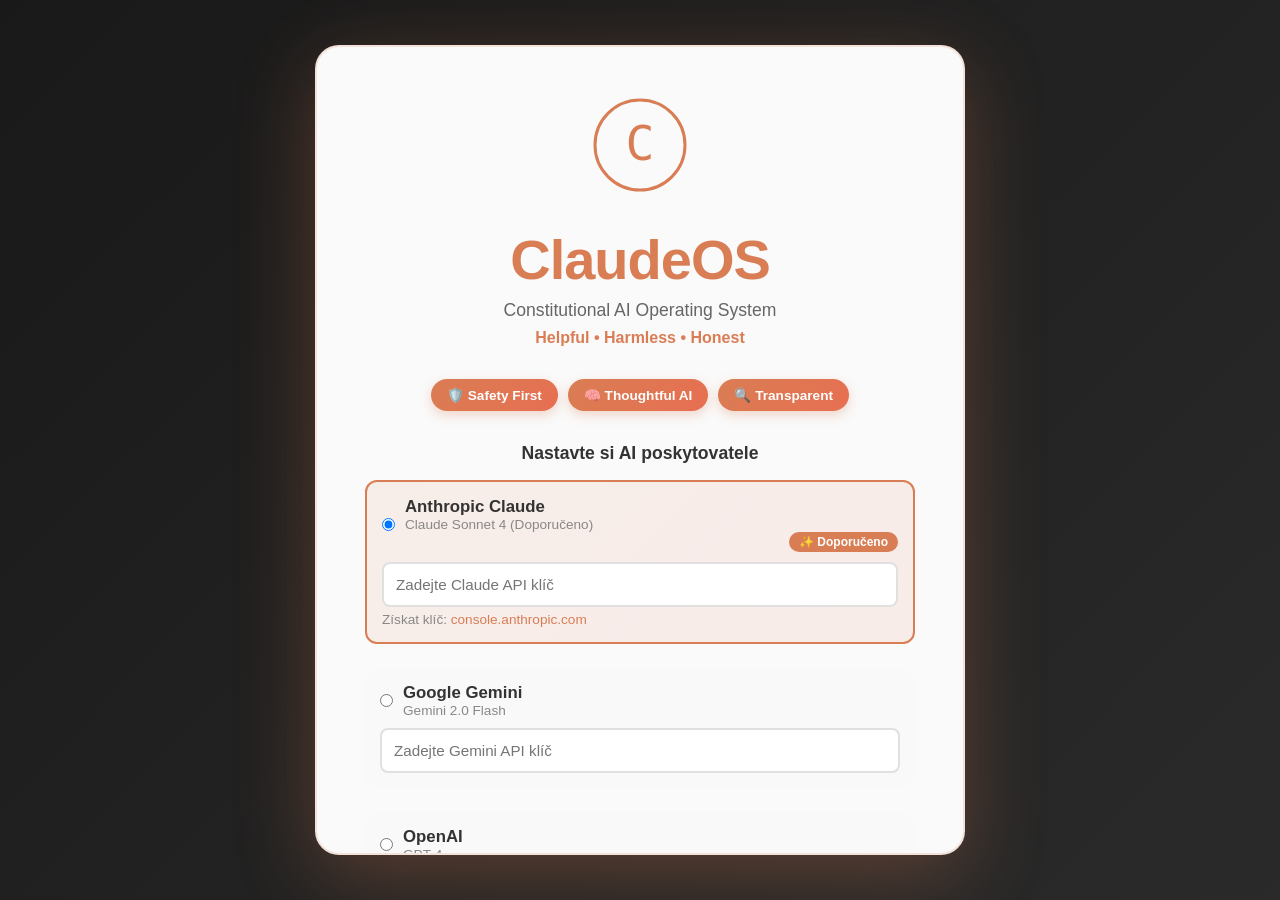
<file: index.html>
<!DOCTYPE html>
<html lang="cs">
<head>
    <meta charset="UTF-8">
    <meta name="viewport" content="width=device-width, initial-scale=1.0">
    <title>ClaudeOS - Constitutional AI Operating System</title>
    <link rel="stylesheet" href="style.css">
</head>
<body>
    <!-- Welcome Screen -->
    <div id="welcome-screen" class="welcome-screen">
        <div class="welcome-content">
            <div class="claude-logo">
                <div class="logo-circle">
                    <svg viewBox="0 0 100 100" class="logo-svg">
                        <circle cx="50" cy="50" r="45" fill="none" stroke="#D97D54" stroke-width="3"/>
                        <text x="50" y="65" text-anchor="middle" font-size="48" fill="#D97D54" font-family="monospace">C</text>
                    </svg>
                </div>
            </div>

            <h1>ClaudeOS</h1>
            <p class="subtitle">Constitutional AI Operating System</p>
            <p class="tagline">Helpful • Harmless • Honest</p>

            <div class="principles-preview">
                <div class="principle-badge">🛡️ Safety First</div>
                <div class="principle-badge">🧠 Thoughtful AI</div>
                <div class="principle-badge">🔍 Transparent</div>
            </div>

            <div class="api-setup">
                <p class="setup-title">Nastavte si AI poskytovatele</p>

                <div class="api-option claude-recommended">
                    <label>
                        <input type="radio" name="ai-provider" value="claude" checked>
                        <span class="provider-label">
                            <strong>Anthropic Claude</strong>
                            <small>Claude Sonnet 4 (Doporučeno)</small>
                            <span class="recommended-badge">✨ Doporučeno</span>
                        </span>
                    </label>
                    <input type="text" id="claude-key" class="api-input" placeholder="Zadejte Claude API klíč">
                    <small class="api-help">Získat klíč: <a href="https://console.anthropic.com/" target="_blank">console.anthropic.com</a></small>
                </div>

                <div class="api-option">
                    <label>
                        <input type="radio" name="ai-provider" value="gemini">
                        <span class="provider-label">
                            <strong>Google Gemini</strong>
                            <small>Gemini 2.0 Flash</small>
                        </span>
                    </label>
                    <input type="text" id="gemini-key" class="api-input" placeholder="Zadejte Gemini API klíč">
                </div>

                <div class="api-option">
                    <label>
                        <input type="radio" name="ai-provider" value="openai">
                        <span class="provider-label">
                            <strong>OpenAI</strong>
                            <small>GPT-4</small>
                        </span>
                    </label>
                    <input type="text" id="openai-key" class="api-input" placeholder="Zadejte OpenAI API klíč">
                </div>
            </div>

            <button id="start-os" class="start-button">
                <span>Spustit ClaudeOS</span>
                <span class="btn-icon">→</span>
            </button>

            <div class="safety-notice">
                🔒 API klíče jsou uloženy pouze lokálně ve vašem prohlížeči
            </div>

            <div class="principles-full">
                <h3>Principy Constitutional AI</h3>
                <div class="principles-grid">
                    <div class="principle-card">
                        <div class="principle-icon">🛡️</div>
                        <h4>Safety First</h4>
                        <p>Bezpečnost a ochrana dat na prvním místě</p>
                    </div>
                    <div class="principle-card">
                        <div class="principle-icon">🤝</div>
                        <h4>Helpful</h4>
                        <p>AI jako užitečný asistent, ne hrozba</p>
                    </div>
                    <div class="principle-card">
                        <div class="principle-icon">❤️</div>
                        <h4>Harmless</h4>
                        <p>Etické chování a respekt k uživateli</p>
                    </div>
                    <div class="principle-card">
                        <div class="principle-icon">💎</div>
                        <h4>Honest</h4>
                        <p>Transparentnost a pravdivost odpovědí</p>
                    </div>
                </div>
            </div>
        </div>
    </div>

    <!-- Desktop -->
    <div id="desktop" class="desktop hidden">
        <!-- Wallpaper -->
        <div class="wallpaper"></div>

        <!-- Desktop Icons -->
        <div class="desktop-icons">
            <div class="desktop-icon" data-app="thinking-space">
                <div class="icon">🧠</div>
                <div class="icon-label">Thinking Space</div>
            </div>
            <div class="desktop-icon" data-app="ethical-check">
                <div class="icon">✅</div>
                <div class="icon-label">Ethical Check</div>
            </div>
            <div class="desktop-icon" data-app="ai-creator">
                <div class="icon">🎨</div>
                <div class="icon-label">AI Creator</div>
            </div>
            <div class="desktop-icon" data-app="safe-terminal">
                <div class="icon">💻</div>
                <div class="icon-label">Safe Terminal</div>
            </div>
            <div class="desktop-icon" data-app="principles">
                <div class="icon">📜</div>
                <div class="icon-label">Constitution</div>
            </div>
            <div class="desktop-icon" data-app="settings">
                <div class="icon">⚙️</div>
                <div class="icon-label">Nastavení</div>
            </div>
        </div>

        <!-- Windows Container -->
        <div id="windows-container" class="windows-container"></div>

        <!-- Taskbar -->
        <div class="taskbar">
            <div class="start-menu-btn">
                <div class="claude-icon">C</div>
                <span>ClaudeOS</span>
            </div>
            <div class="taskbar-apps" id="taskbar-apps"></div>
            <div class="system-tray">
                <div class="principle-indicator" title="Constitutional AI Active">
                    <span class="status-dot active"></span>
                    <span>Constitutional AI</span>
                </div>
                <div class="voice-indicator" id="voice-indicator" title="Hlasové ovládání (Ctrl+Shift+V)">
                    <span class="voice-status-dot" id="voice-dot"></span>
                    <span id="voice-status">🎤 Voice</span>
                </div>
                <div class="tray-item" id="ai-status">
                    <span class="status-indicator active"></span>
                    <span id="ai-provider-name">Claude</span>
                </div>
                <div class="tray-item clock" id="clock">00:00</div>
            </div>
        </div>

        <!-- Start Menu -->
        <div class="start-menu hidden" id="start-menu">
            <div class="start-menu-header">
                <div class="claude-logo-small">C</div>
                <div>
                    <h3>ClaudeOS</h3>
                    <p>Constitutional AI OS</p>
                </div>
            </div>

            <div class="start-menu-search">
                <input type="text" id="ai-prompt" placeholder="Co chcete vytvořit? (AI vygeneruje bezpečně a eticky)" />
                <button id="generate-app">
                    <span>✨</span>
                    <span>Vytvořit</span>
                </button>
            </div>

            <div class="constitutional-notice">
                🛡️ Všechny AI odpovědi jsou filtrovány přes Constitutional AI principy
            </div>

            <div class="start-menu-apps">
                <div class="menu-section">
                    <h4>🎯 Hlavní aplikace</h4>
                    <div class="menu-item" data-app="thinking-space">
                        <span class="menu-icon">🧠</span>
                        <div>
                            <div class="menu-title">Thinking Space</div>
                            <div class="menu-desc">Vizualizace AI myšlení</div>
                        </div>
                    </div>
                    <div class="menu-item" data-app="ethical-check">
                        <span class="menu-icon">✅</span>
                        <div>
                            <div class="menu-title">Ethical Check</div>
                            <div class="menu-desc">Kontrola etičnosti obsahu</div>
                        </div>
                    </div>
                    <div class="menu-item" data-app="ai-creator">
                        <span class="menu-icon">🎨</span>
                        <div>
                            <div class="menu-title">AI Creator</div>
                            <div class="menu-desc">Bezpečné vytváření aplikací</div>
                        </div>
                    </div>
                    <div class="menu-item" data-app="safe-terminal">
                        <span class="menu-icon">💻</span>
                        <div>
                            <div class="menu-title">Safe Terminal</div>
                            <div class="menu-desc">Bezpečný AI chat</div>
                        </div>
                    </div>
                </div>

                <div class="menu-section">
                    <h4>📜 Systém</h4>
                    <div class="menu-item" data-app="principles">
                        <span class="menu-icon">📜</span>
                        <div>
                            <div class="menu-title">Constitution</div>
                            <div class="menu-desc">Zobrazit principy AI</div>
                        </div>
                    </div>
                    <div class="menu-item" data-app="settings">
                        <span class="menu-icon">⚙️</span>
                        <div>
                            <div class="menu-title">Nastavení</div>
                            <div class="menu-desc">Konfigurace systému</div>
                        </div>
                    </div>
                </div>

                <div class="menu-section">
                    <h4>🤖 AI Vytvořené</h4>
                    <div id="generated-apps-list">
                        <div class="empty-state">Zatím žádné aplikace</div>
                    </div>
                </div>
            </div>
        </div>
    </div>

    <!-- Thinking Overlay -->
    <div id="thinking-overlay" class="thinking-overlay hidden">
        <div class="thinking-content">
            <div class="thinking-header">
                <span class="thinking-icon">🧠</span>
                <span>Claude přemýšlí...</span>
            </div>
            <div class="thinking-text" id="thinking-text"></div>
            <div class="thinking-progress">
                <div class="thinking-progress-bar"></div>
            </div>
        </div>
    </div>

    <!-- Loading Overlay -->
    <div id="loading-overlay" class="loading-overlay hidden">
        <div class="loading-content">
            <div class="claude-spinner">
                <div class="spinner-ring"></div>
                <div class="spinner-letter">C</div>
            </div>
            <p id="loading-text">ClaudeOS se načítá...</p>
            <p class="loading-subtext">Helpful • Harmless • Honest</p>
        </div>
    </div>

    <script src="debug.js"></script>
    <script src="voice.js"></script>
    <script src="config.js"></script>
    <script src="ai-engine.js"></script>
    <script src="window-manager.js"></script>
    <script src="apps.js"></script>
    <script src="os.js"></script>
</body>
</html>
</file>
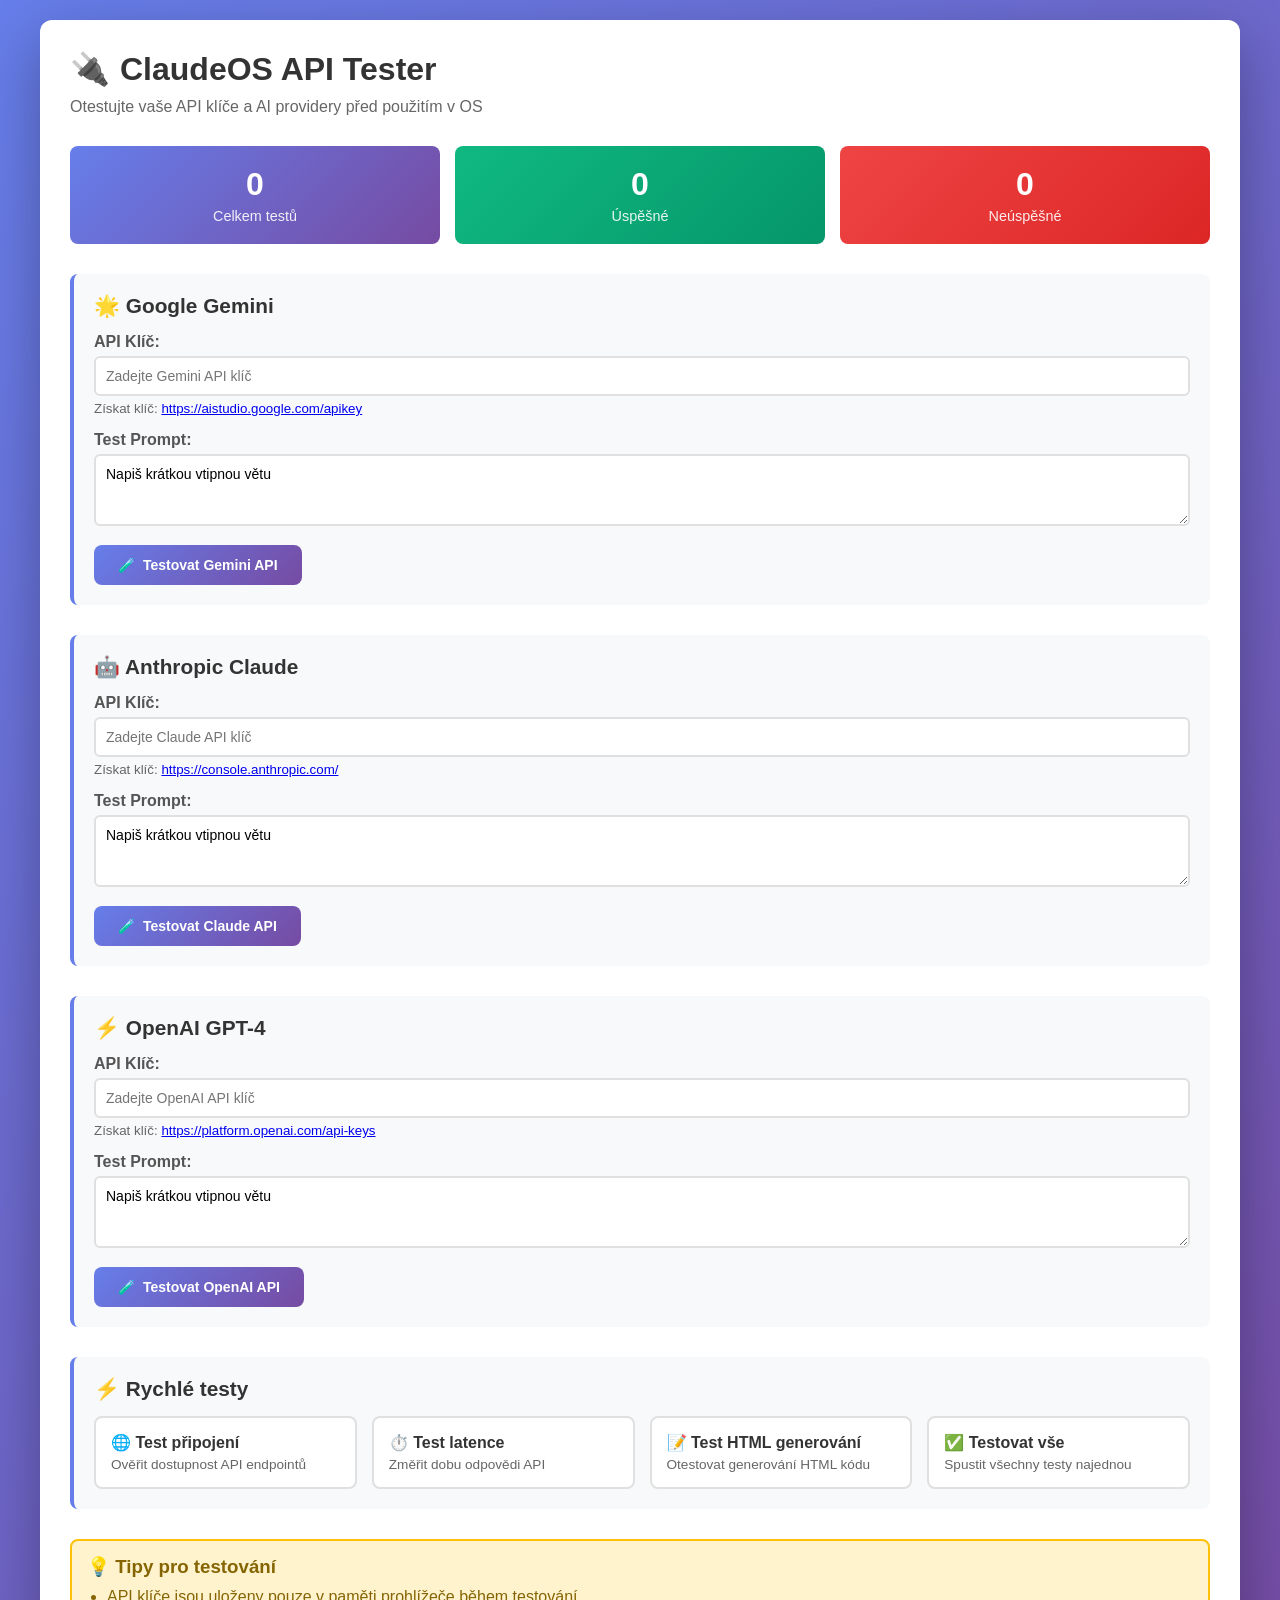
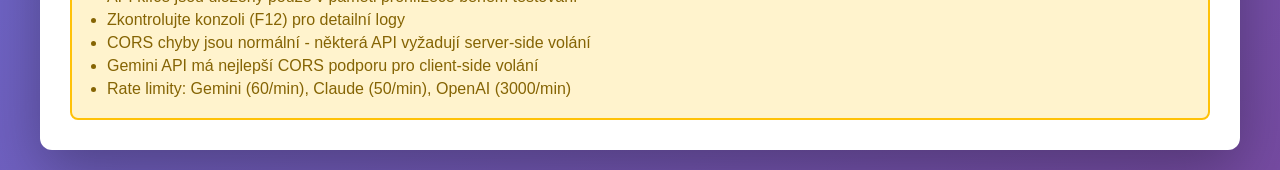
<file: api-tester.html>
<!DOCTYPE html>
<html lang="cs">
<head>
    <meta charset="UTF-8">
    <meta name="viewport" content="width=device-width, initial-scale=1.0">
    <title>ClaudeOS - API Tester</title>
    <style>
        * {
            margin: 0;
            padding: 0;
            box-sizing: border-box;
        }

        body {
            font-family: -apple-system, BlinkMacSystemFont, 'Segoe UI', Roboto, sans-serif;
            background: linear-gradient(135deg, #667eea 0%, #764ba2 100%);
            padding: 20px;
            min-height: 100vh;
        }

        .container {
            max-width: 1200px;
            margin: 0 auto;
            background: white;
            border-radius: 12px;
            padding: 30px;
            box-shadow: 0 20px 60px rgba(0, 0, 0, 0.3);
        }

        h1 {
            color: #333;
            margin-bottom: 10px;
            display: flex;
            align-items: center;
            gap: 10px;
        }

        .subtitle {
            color: #666;
            margin-bottom: 30px;
        }

        .provider-section {
            margin-bottom: 30px;
            padding: 20px;
            background: #f8f9fa;
            border-radius: 8px;
            border-left: 4px solid #667eea;
        }

        .provider-section h2 {
            color: #333;
            margin-bottom: 15px;
            font-size: 1.3rem;
            display: flex;
            align-items: center;
            gap: 10px;
        }

        .input-group {
            margin-bottom: 15px;
        }

        .input-group label {
            display: block;
            margin-bottom: 5px;
            color: #555;
            font-weight: 600;
        }

        .input-group input,
        .input-group textarea,
        .input-group select {
            width: 100%;
            padding: 10px;
            border: 2px solid #e0e0e0;
            border-radius: 6px;
            font-size: 14px;
            font-family: inherit;
        }

        .input-group input:focus,
        .input-group textarea:focus,
        .input-group select:focus {
            outline: none;
            border-color: #667eea;
            box-shadow: 0 0 0 3px rgba(102, 126, 234, 0.1);
        }

        .btn {
            padding: 12px 24px;
            background: linear-gradient(135deg, #667eea 0%, #764ba2 100%);
            color: white;
            border: none;
            border-radius: 8px;
            cursor: pointer;
            font-size: 14px;
            font-weight: 600;
            transition: all 0.2s;
            display: inline-flex;
            align-items: center;
            gap: 8px;
        }

        .btn:hover {
            transform: translateY(-2px);
            box-shadow: 0 4px 12px rgba(102, 126, 234, 0.3);
        }

        .btn:active {
            transform: translateY(0);
        }

        .btn:disabled {
            opacity: 0.5;
            cursor: not-allowed;
            transform: none;
        }

        .btn.secondary {
            background: #6b7280;
        }

        .btn.danger {
            background: #ef4444;
        }

        .result-box {
            margin-top: 15px;
            padding: 15px;
            border-radius: 6px;
            display: none;
        }

        .result-box.success {
            background: #d1fae5;
            border: 2px solid #10b981;
            color: #065f46;
        }

        .result-box.error {
            background: #fee2e2;
            border: 2px solid #ef4444;
            color: #991b1b;
        }

        .result-box.loading {
            background: #dbeafe;
            border: 2px solid #3b82f6;
            color: #1e40af;
        }

        .result-content {
            margin-top: 10px;
            padding: 10px;
            background: rgba(0, 0, 0, 0.05);
            border-radius: 4px;
            font-family: 'Courier New', monospace;
            font-size: 12px;
            max-height: 200px;
            overflow-y: auto;
            white-space: pre-wrap;
        }

        .stats-grid {
            display: grid;
            grid-template-columns: repeat(auto-fit, minmax(200px, 1fr));
            gap: 15px;
            margin-bottom: 30px;
        }

        .stat-card {
            padding: 20px;
            background: linear-gradient(135deg, #10b981 0%, #059669 100%);
            color: white;
            border-radius: 8px;
            text-align: center;
        }

        .stat-value {
            font-size: 2rem;
            font-weight: bold;
            margin-bottom: 5px;
        }

        .stat-label {
            font-size: 0.9rem;
            opacity: 0.9;
        }

        .quick-tests {
            display: grid;
            grid-template-columns: repeat(auto-fit, minmax(250px, 1fr));
            gap: 15px;
            margin-top: 15px;
        }

        .test-card {
            padding: 15px;
            background: white;
            border: 2px solid #e0e0e0;
            border-radius: 8px;
            cursor: pointer;
            transition: all 0.2s;
        }

        .test-card:hover {
            border-color: #667eea;
            transform: translateY(-2px);
            box-shadow: 0 4px 12px rgba(102, 126, 234, 0.2);
        }

        .test-card h3 {
            color: #333;
            font-size: 1rem;
            margin-bottom: 5px;
        }

        .test-card p {
            color: #666;
            font-size: 0.85rem;
        }

        .spinner {
            display: inline-block;
            width: 16px;
            height: 16px;
            border: 2px solid rgba(255, 255, 255, 0.3);
            border-top-color: white;
            border-radius: 50%;
            animation: spin 0.6s linear infinite;
        }

        @keyframes spin {
            to { transform: rotate(360deg); }
        }

        .tips {
            background: #fff3cd;
            border: 2px solid #ffc107;
            border-radius: 8px;
            padding: 15px;
            margin-top: 30px;
        }

        .tips h3 {
            color: #856404;
            margin-bottom: 10px;
            display: flex;
            align-items: center;
            gap: 8px;
        }

        .tips ul {
            color: #856404;
            margin-left: 20px;
        }

        .tips li {
            margin-bottom: 5px;
        }
    </style>
</head>
<body>
    <div class="container">
        <h1>
            <span>🔌</span>
            <span>ClaudeOS API Tester</span>
        </h1>
        <p class="subtitle">Otestujte vaše API klíče a AI providery před použitím v OS</p>

        <!-- Statistics -->
        <div class="stats-grid">
            <div class="stat-card" style="background: linear-gradient(135deg, #667eea 0%, #764ba2 100%);">
                <div class="stat-value" id="total-tests">0</div>
                <div class="stat-label">Celkem testů</div>
            </div>
            <div class="stat-card">
                <div class="stat-value" id="successful-tests">0</div>
                <div class="stat-label">Úspěšné</div>
            </div>
            <div class="stat-card" style="background: linear-gradient(135deg, #ef4444 0%, #dc2626 100%);">
                <div class="stat-value" id="failed-tests">0</div>
                <div class="stat-label">Neúspěšné</div>
            </div>
        </div>

        <!-- Google Gemini -->
        <div class="provider-section">
            <h2>🌟 Google Gemini</h2>

            <div class="input-group">
                <label for="gemini-key">API Klíč:</label>
                <input type="password" id="gemini-key" placeholder="Zadejte Gemini API klíč">
                <small style="color: #666; display: block; margin-top: 5px;">
                    Získat klíč: <a href="https://aistudio.google.com/apikey" target="_blank">https://aistudio.google.com/apikey</a>
                </small>
            </div>

            <div class="input-group">
                <label for="gemini-prompt">Test Prompt:</label>
                <textarea id="gemini-prompt" rows="3" placeholder="Zadejte test prompt">Napiš krátkou vtipnou větu</textarea>
            </div>

            <button class="btn" onclick="testGemini()">
                <span>🧪</span>Testovat Gemini API
            </button>

            <div class="result-box" id="gemini-result"></div>
        </div>

        <!-- Anthropic Claude -->
        <div class="provider-section">
            <h2>🤖 Anthropic Claude</h2>

            <div class="input-group">
                <label for="claude-key">API Klíč:</label>
                <input type="password" id="claude-key" placeholder="Zadejte Claude API klíč">
                <small style="color: #666; display: block; margin-top: 5px;">
                    Získat klíč: <a href="https://console.anthropic.com/" target="_blank">https://console.anthropic.com/</a>
                </small>
            </div>

            <div class="input-group">
                <label for="claude-prompt">Test Prompt:</label>
                <textarea id="claude-prompt" rows="3" placeholder="Zadejte test prompt">Napiš krátkou vtipnou větu</textarea>
            </div>

            <button class="btn" onclick="testClaude()">
                <span>🧪</span>Testovat Claude API
            </button>

            <div class="result-box" id="claude-result"></div>
        </div>

        <!-- OpenAI -->
        <div class="provider-section">
            <h2>⚡ OpenAI GPT-4</h2>

            <div class="input-group">
                <label for="openai-key">API Klíč:</label>
                <input type="password" id="openai-key" placeholder="Zadejte OpenAI API klíč">
                <small style="color: #666; display: block; margin-top: 5px;">
                    Získat klíč: <a href="https://platform.openai.com/api-keys" target="_blank">https://platform.openai.com/api-keys</a>
                </small>
            </div>

            <div class="input-group">
                <label for="openai-prompt">Test Prompt:</label>
                <textarea id="openai-prompt" rows="3" placeholder="Zadejte test prompt">Napiš krátkou vtipnou větu</textarea>
            </div>

            <button class="btn" onclick="testOpenAI()">
                <span>🧪</span>Testovat OpenAI API
            </button>

            <div class="result-box" id="openai-result"></div>
        </div>

        <!-- Quick Tests -->
        <div class="provider-section">
            <h2>⚡ Rychlé testy</h2>
            <div class="quick-tests">
                <div class="test-card" onclick="runQuickTest('connection')">
                    <h3>🌐 Test připojení</h3>
                    <p>Ověřit dostupnost API endpointů</p>
                </div>
                <div class="test-card" onclick="runQuickTest('latency')">
                    <h3>⏱️ Test latence</h3>
                    <p>Změřit dobu odpovědi API</p>
                </div>
                <div class="test-card" onclick="runQuickTest('html')">
                    <h3>📝 Test HTML generování</h3>
                    <p>Otestovat generování HTML kódu</p>
                </div>
                <div class="test-card" onclick="runQuickTest('all')">
                    <h3>✅ Testovat vše</h3>
                    <p>Spustit všechny testy najednou</p>
                </div>
            </div>
        </div>

        <!-- Tips -->
        <div class="tips">
            <h3>💡 Tipy pro testování</h3>
            <ul>
                <li>API klíče jsou uloženy pouze v paměti prohlížeče během testování</li>
                <li>Zkontrolujte konzoli (F12) pro detailní logy</li>
                <li>CORS chyby jsou normální - některá API vyžadují server-side volání</li>
                <li>Gemini API má nejlepší CORS podporu pro client-side volání</li>
                <li>Rate limity: Gemini (60/min), Claude (50/min), OpenAI (3000/min)</li>
            </ul>
        </div>
    </div>

    <script>
        let stats = {
            total: 0,
            successful: 0,
            failed: 0
        };

        function updateStats() {
            document.getElementById('total-tests').textContent = stats.total;
            document.getElementById('successful-tests').textContent = stats.successful;
            document.getElementById('failed-tests').textContent = stats.failed;
        }

        function showResult(provider, type, message, content = null) {
            const resultBox = document.getElementById(`${provider}-result`);
            resultBox.className = `result-box ${type}`;
            resultBox.style.display = 'block';

            let icon = '';
            if (type === 'success') icon = '✅';
            else if (type === 'error') icon = '❌';
            else if (type === 'loading') icon = '<div class="spinner"></div>';

            resultBox.innerHTML = `
                <div style="display: flex; align-items: center; gap: 10px;">
                    ${icon}
                    <strong>${message}</strong>
                </div>
                ${content ? `<div class="result-content">${escapeHtml(content)}</div>` : ''}
            `;

            if (type === 'success') {
                stats.successful++;
                stats.total++;
            } else if (type === 'error') {
                stats.failed++;
                stats.total++;
            }

            updateStats();
        }

        function escapeHtml(text) {
            const div = document.createElement('div');
            div.textContent = text;
            return div.innerHTML;
        }

        async function testGemini() {
            const apiKey = document.getElementById('gemini-key').value.trim();
            const prompt = document.getElementById('gemini-prompt').value.trim();

            if (!apiKey) {
                showResult('gemini', 'error', 'Chyba: Zadejte API klíč');
                return;
            }

            if (!prompt) {
                showResult('gemini', 'error', 'Chyba: Zadejte test prompt');
                return;
            }

            showResult('gemini', 'loading', 'Testuji Gemini API...');

            try {
                const start = performance.now();

                const url = `https://generativelanguage.googleapis.com/v1beta/models/gemini-2.0-flash-exp:generateContent?key=${apiKey}`;

                const response = await fetch(url, {
                    method: 'POST',
                    headers: {
                        'Content-Type': 'application/json',
                    },
                    body: JSON.stringify({
                        contents: [{
                            parts: [{ text: prompt }]
                        }]
                    })
                });

                const duration = Math.round(performance.now() - start);

                if (!response.ok) {
                    const error = await response.json();
                    throw new Error(error.error?.message || 'Unknown error');
                }

                const data = await response.json();
                const result = data.candidates[0].content.parts[0].text;

                showResult('gemini', 'success', `✅ Gemini API funguje! (${duration}ms)`, result);

            } catch (error) {
                console.error('Gemini Error:', error);
                showResult('gemini', 'error', 'Chyba: ' + error.message, error.stack);
            }
        }

        async function testClaude() {
            const apiKey = document.getElementById('claude-key').value.trim();
            const prompt = document.getElementById('claude-prompt').value.trim();

            if (!apiKey) {
                showResult('claude', 'error', 'Chyba: Zadejte API klíč');
                return;
            }

            if (!prompt) {
                showResult('claude', 'error', 'Chyba: Zadejte test prompt');
                return;
            }

            showResult('claude', 'loading', 'Testuji Claude API...');

            try {
                const start = performance.now();

                const url = 'https://api.anthropic.com/v1/messages';

                const response = await fetch(url, {
                    method: 'POST',
                    headers: {
                        'Content-Type': 'application/json',
                        'x-api-key': apiKey,
                        'anthropic-version': '2023-06-01'
                    },
                    body: JSON.stringify({
                        model: 'claude-sonnet-4-20250514',
                        max_tokens: 1024,
                        messages: [{
                            role: 'user',
                            content: prompt
                        }]
                    })
                });

                const duration = Math.round(performance.now() - start);

                if (!response.ok) {
                    const error = await response.json();
                    throw new Error(error.error?.message || 'Unknown error');
                }

                const data = await response.json();
                const result = data.content[0].text;

                showResult('claude', 'success', `✅ Claude API funguje! (${duration}ms)`, result);

            } catch (error) {
                console.error('Claude Error:', error);
                showResult('claude', 'error', 'Chyba: ' + error.message, error.stack);
            }
        }

        async function testOpenAI() {
            const apiKey = document.getElementById('openai-key').value.trim();
            const prompt = document.getElementById('openai-prompt').value.trim();

            if (!apiKey) {
                showResult('openai', 'error', 'Chyba: Zadejte API klíč');
                return;
            }

            if (!prompt) {
                showResult('openai', 'error', 'Chyba: Zadejte test prompt');
                return;
            }

            showResult('openai', 'loading', 'Testuji OpenAI API...');

            try {
                const start = performance.now();

                const url = 'https://api.openai.com/v1/chat/completions';

                const response = await fetch(url, {
                    method: 'POST',
                    headers: {
                        'Content-Type': 'application/json',
                        'Authorization': `Bearer ${apiKey}`
                    },
                    body: JSON.stringify({
                        model: 'gpt-4',
                        messages: [{
                            role: 'user',
                            content: prompt
                        }]
                    })
                });

                const duration = Math.round(performance.now() - start);

                if (!response.ok) {
                    const error = await response.json();
                    throw new Error(error.error?.message || 'Unknown error');
                }

                const data = await response.json();
                const result = data.choices[0].message.content;

                showResult('openai', 'success', `✅ OpenAI API funguje! (${duration}ms)`, result);

            } catch (error) {
                console.error('OpenAI Error:', error);
                showResult('openai', 'error', 'Chyba: ' + error.message, error.stack);
            }
        }

        async function runQuickTest(type) {
            console.log('Running quick test:', type);

            if (type === 'connection') {
                alert('Test připojení - zkontrolujte konzoli (F12) pro detaily');
                console.log('Testing API endpoints...');

                // Test Gemini endpoint
                try {
                    const geminiTest = await fetch('https://generativelanguage.googleapis.com/v1beta/models', {
                        method: 'GET'
                    });
                    console.log('✅ Gemini endpoint dostupný:', geminiTest.status);
                } catch (e) {
                    console.error('❌ Gemini endpoint nedostupný:', e);
                }
            } else if (type === 'latency') {
                alert('Test latence - použijte hlavní testy pro měření latence');
            } else if (type === 'html') {
                alert('Test HTML generování - použijte ClaudeOS pro plné testování');
            } else if (type === 'all') {
                alert('Spusťte všechny testy pomocí tlačítek výše');
            }
        }

        // Initialize
        console.log('🔌 ClaudeOS API Tester initialized');
        updateStats();
    </script>
</body>
</html>
</file>
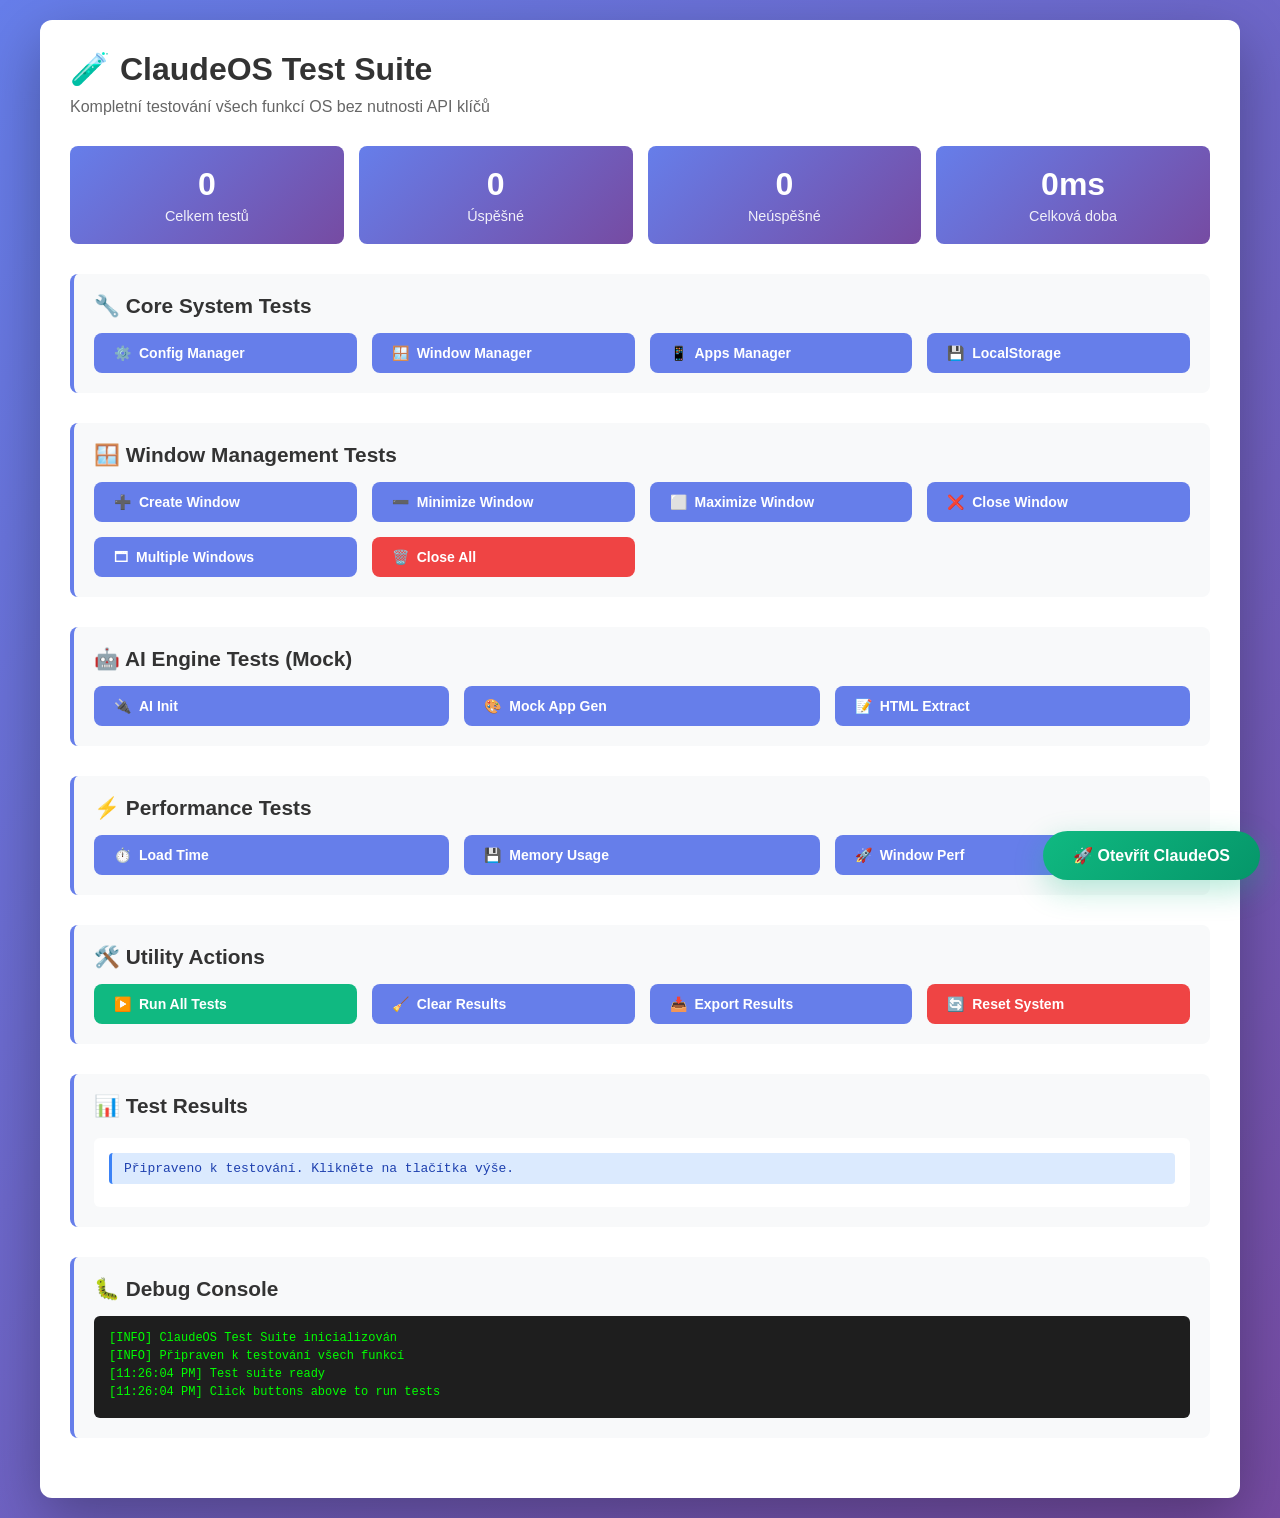
<file: test.html>
<!DOCTYPE html>
<html lang="cs">
<head>
    <meta charset="UTF-8">
    <meta name="viewport" content="width=device-width, initial-scale=1.0">
    <title>ClaudeOS - Test Suite</title>
    <style>
        * {
            margin: 0;
            padding: 0;
            box-sizing: border-box;
        }

        body {
            font-family: -apple-system, BlinkMacSystemFont, 'Segoe UI', Roboto, sans-serif;
            background: linear-gradient(135deg, #667eea 0%, #764ba2 100%);
            padding: 20px;
            min-height: 100vh;
        }

        .test-container {
            max-width: 1200px;
            margin: 0 auto;
            background: white;
            border-radius: 12px;
            padding: 30px;
            box-shadow: 0 20px 60px rgba(0, 0, 0, 0.3);
        }

        h1 {
            color: #333;
            margin-bottom: 10px;
            display: flex;
            align-items: center;
            gap: 10px;
        }

        .subtitle {
            color: #666;
            margin-bottom: 30px;
        }

        .test-section {
            margin-bottom: 30px;
            padding: 20px;
            background: #f8f9fa;
            border-radius: 8px;
            border-left: 4px solid #667eea;
        }

        .test-section h2 {
            color: #333;
            margin-bottom: 15px;
            font-size: 1.3rem;
        }

        .test-grid {
            display: grid;
            grid-template-columns: repeat(auto-fit, minmax(250px, 1fr));
            gap: 15px;
            margin-top: 15px;
        }

        .test-button {
            padding: 12px 20px;
            background: #667eea;
            color: white;
            border: none;
            border-radius: 8px;
            cursor: pointer;
            font-size: 14px;
            font-weight: 600;
            transition: all 0.2s;
            display: flex;
            align-items: center;
            gap: 8px;
        }

        .test-button:hover {
            background: #5568d3;
            transform: translateY(-2px);
            box-shadow: 0 4px 12px rgba(102, 126, 234, 0.3);
        }

        .test-button:active {
            transform: translateY(0);
        }

        .test-button.danger {
            background: #ef4444;
        }

        .test-button.danger:hover {
            background: #dc2626;
        }

        .test-button.success {
            background: #10b981;
        }

        .test-button.success:hover {
            background: #059669;
        }

        .test-results {
            margin-top: 20px;
            padding: 15px;
            background: white;
            border-radius: 6px;
            max-height: 300px;
            overflow-y: auto;
        }

        .test-result {
            padding: 8px 12px;
            margin-bottom: 8px;
            border-radius: 4px;
            font-family: 'Courier New', monospace;
            font-size: 13px;
        }

        .test-result.pass {
            background: #d1fae5;
            color: #065f46;
            border-left: 3px solid #10b981;
        }

        .test-result.fail {
            background: #fee2e2;
            color: #991b1b;
            border-left: 3px solid #ef4444;
        }

        .test-result.info {
            background: #dbeafe;
            color: #1e40af;
            border-left: 3px solid #3b82f6;
        }

        .stats {
            display: grid;
            grid-template-columns: repeat(auto-fit, minmax(150px, 1fr));
            gap: 15px;
            margin-bottom: 30px;
        }

        .stat-card {
            padding: 20px;
            background: linear-gradient(135deg, #667eea 0%, #764ba2 100%);
            color: white;
            border-radius: 8px;
            text-align: center;
        }

        .stat-value {
            font-size: 2rem;
            font-weight: bold;
            margin-bottom: 5px;
        }

        .stat-label {
            font-size: 0.9rem;
            opacity: 0.9;
        }

        .code-block {
            background: #1e1e1e;
            color: #d4d4d4;
            padding: 15px;
            border-radius: 6px;
            font-family: 'Courier New', monospace;
            font-size: 13px;
            overflow-x: auto;
            margin-top: 10px;
        }

        .open-os-button {
            position: fixed;
            bottom: 20px;
            right: 20px;
            padding: 15px 30px;
            background: linear-gradient(135deg, #10b981 0%, #059669 100%);
            color: white;
            border: none;
            border-radius: 50px;
            font-size: 16px;
            font-weight: bold;
            cursor: pointer;
            box-shadow: 0 10px 30px rgba(16, 185, 129, 0.3);
            transition: all 0.3s;
            z-index: 1000;
        }

        .open-os-button:hover {
            transform: translateY(-3px);
            box-shadow: 0 15px 40px rgba(16, 185, 129, 0.4);
        }

        .debug-console {
            background: #1e1e1e;
            color: #00ff00;
            padding: 15px;
            border-radius: 6px;
            font-family: 'Courier New', monospace;
            font-size: 12px;
            max-height: 200px;
            overflow-y: auto;
            margin-top: 15px;
        }

        .debug-line {
            margin-bottom: 4px;
            white-space: pre-wrap;
        }
    </style>
</head>
<body>
    <div class="test-container">
        <h1>
            <span>🧪</span>
            <span>ClaudeOS Test Suite</span>
        </h1>
        <p class="subtitle">Kompletní testování všech funkcí OS bez nutnosti API klíčů</p>

        <!-- Statistics -->
        <div class="stats">
            <div class="stat-card">
                <div class="stat-value" id="test-count">0</div>
                <div class="stat-label">Celkem testů</div>
            </div>
            <div class="stat-card">
                <div class="stat-value" id="test-passed">0</div>
                <div class="stat-label">Úspěšné</div>
            </div>
            <div class="stat-card">
                <div class="stat-value" id="test-failed">0</div>
                <div class="stat-label">Neúspěšné</div>
            </div>
            <div class="stat-card">
                <div class="stat-value" id="test-duration">0ms</div>
                <div class="stat-label">Celková doba</div>
            </div>
        </div>

        <!-- Core Tests -->
        <div class="test-section">
            <h2>🔧 Core System Tests</h2>
            <div class="test-grid">
                <button class="test-button" onclick="testConfigManager()">
                    <span>⚙️</span>Config Manager
                </button>
                <button class="test-button" onclick="testWindowManager()">
                    <span>🪟</span>Window Manager
                </button>
                <button class="test-button" onclick="testAppsManager()">
                    <span>📱</span>Apps Manager
                </button>
                <button class="test-button" onclick="testLocalStorage()">
                    <span>💾</span>LocalStorage
                </button>
            </div>
        </div>

        <!-- Window Tests -->
        <div class="test-section">
            <h2>🪟 Window Management Tests</h2>
            <div class="test-grid">
                <button class="test-button" onclick="testCreateWindow()">
                    <span>➕</span>Create Window
                </button>
                <button class="test-button" onclick="testMinimizeWindow()">
                    <span>➖</span>Minimize Window
                </button>
                <button class="test-button" onclick="testMaximizeWindow()">
                    <span>⬜</span>Maximize Window
                </button>
                <button class="test-button" onclick="testCloseWindow()">
                    <span>❌</span>Close Window
                </button>
                <button class="test-button" onclick="testMultipleWindows()">
                    <span>🗔</span>Multiple Windows
                </button>
                <button class="test-button danger" onclick="testCloseAllWindows()">
                    <span>🗑️</span>Close All
                </button>
            </div>
        </div>

        <!-- AI Engine Tests (Mock) -->
        <div class="test-section">
            <h2>🤖 AI Engine Tests (Mock)</h2>
            <div class="test-grid">
                <button class="test-button" onclick="testAIEngineInit()">
                    <span>🔌</span>AI Init
                </button>
                <button class="test-button" onclick="testMockAppGeneration()">
                    <span>🎨</span>Mock App Gen
                </button>
                <button class="test-button" onclick="testHTMLExtraction()">
                    <span>📝</span>HTML Extract
                </button>
            </div>
        </div>

        <!-- Performance Tests -->
        <div class="test-section">
            <h2>⚡ Performance Tests</h2>
            <div class="test-grid">
                <button class="test-button" onclick="testLoadTime()">
                    <span>⏱️</span>Load Time
                </button>
                <button class="test-button" onclick="testMemoryUsage()">
                    <span>💾</span>Memory Usage
                </button>
                <button class="test-button" onclick="testWindowPerformance()">
                    <span>🚀</span>Window Perf
                </button>
            </div>
        </div>

        <!-- Utility Actions -->
        <div class="test-section">
            <h2>🛠️ Utility Actions</h2>
            <div class="test-grid">
                <button class="test-button success" onclick="runAllTests()">
                    <span>▶️</span>Run All Tests
                </button>
                <button class="test-button" onclick="clearResults()">
                    <span>🧹</span>Clear Results
                </button>
                <button class="test-button" onclick="exportResults()">
                    <span>📥</span>Export Results
                </button>
                <button class="test-button danger" onclick="resetSystem()">
                    <span>🔄</span>Reset System
                </button>
            </div>
        </div>

        <!-- Test Results -->
        <div class="test-section">
            <h2>📊 Test Results</h2>
            <div class="test-results" id="test-results">
                <div class="test-result info">Připraveno k testování. Klikněte na tlačítka výše.</div>
            </div>
        </div>

        <!-- Debug Console -->
        <div class="test-section">
            <h2>🐛 Debug Console</h2>
            <div class="debug-console" id="debug-console">
                <div class="debug-line">[INFO] ClaudeOS Test Suite inicializován</div>
                <div class="debug-line">[INFO] Připraven k testování všech funkcí</div>
            </div>
        </div>
    </div>

    <!-- Open OS Button -->
    <button class="open-os-button" onclick="window.open('index.html', '_blank')">
        🚀 Otevřít ClaudeOS
    </button>

    <!-- Load OS Scripts -->
    <script src="config.js"></script>
    <script src="window-manager.js"></script>
    <script src="apps.js"></script>

    <!-- Test Suite Script -->
    <script>
        let testResults = [];
        let testStats = {
            total: 0,
            passed: 0,
            failed: 0,
            duration: 0
        };

        function log(message, type = 'pass') {
            const resultsDiv = document.getElementById('test-results');
            const resultEl = document.createElement('div');
            resultEl.className = `test-result ${type}`;

            const timestamp = new Date().toLocaleTimeString();
            resultEl.textContent = `[${timestamp}] ${message}`;

            resultsDiv.insertBefore(resultEl, resultsDiv.firstChild);

            testResults.push({ timestamp, message, type });

            // Update stats
            testStats.total++;
            if (type === 'pass') testStats.passed++;
            if (type === 'fail') testStats.failed++;
            updateStats();
        }

        function debug(message) {
            const debugConsole = document.getElementById('debug-console');
            const debugLine = document.createElement('div');
            debugLine.className = 'debug-line';
            const timestamp = new Date().toLocaleTimeString();
            debugLine.textContent = `[${timestamp}] ${message}`;
            debugConsole.appendChild(debugLine);
            debugConsole.scrollTop = debugConsole.scrollHeight;
        }

        function updateStats() {
            document.getElementById('test-count').textContent = testStats.total;
            document.getElementById('test-passed').textContent = testStats.passed;
            document.getElementById('test-failed').textContent = testStats.failed;
            document.getElementById('test-duration').textContent = testStats.duration + 'ms';
        }

        // Config Manager Tests
        function testConfigManager() {
            debug('Testing Config Manager...');
            try {
                const config = new Config();
                if (config.data) {
                    log('✓ Config Manager inicializován', 'pass');
                    log(`✓ Config má ${Object.keys(config.data).length} klíčů`, 'info');
                    debug(`Config keys: ${Object.keys(config.data).join(', ')}`);
                } else {
                    log('✗ Config Manager se neinicializoval', 'fail');
                }
            } catch (e) {
                log('✗ Chyba: ' + e.message, 'fail');
                debug('ERROR: ' + e.stack);
            }
        }

        // Window Manager Tests
        function testWindowManager() {
            debug('Testing Window Manager...');
            try {
                // Create temporary container for testing
                const testContainer = document.createElement('div');
                testContainer.id = 'windows-container';
                testContainer.style.position = 'fixed';
                testContainer.style.top = '0';
                testContainer.style.left = '0';
                testContainer.style.width = '1px';
                testContainer.style.height = '1px';
                testContainer.style.opacity = '0';
                document.body.appendChild(testContainer);

                const testTaskbar = document.createElement('div');
                testTaskbar.id = 'taskbar-apps';
                document.body.appendChild(testTaskbar);

                const wm = new WindowManager();

                if (wm.windows) {
                    log('✓ Window Manager inicializován', 'pass');
                    log(`✓ Window Manager má ${wm.windows.size} oken`, 'info');
                    debug('WindowManager instance created successfully');
                } else {
                    log('✗ Window Manager se neinicializoval', 'fail');
                }

                // Cleanup
                testContainer.remove();
                testTaskbar.remove();
            } catch (e) {
                log('✗ Chyba: ' + e.message, 'fail');
                debug('ERROR: ' + e.stack);
            }
        }

        // Apps Manager Tests
        function testAppsManager() {
            debug('Testing Apps Manager...');
            try {
                const apps = new Apps();
                if (apps.installedApps && apps.installedApps.size > 0) {
                    log(`✓ Apps Manager: ${apps.installedApps.size} aplikací`, 'pass');
                    apps.installedApps.forEach((app, id) => {
                        log(`  • ${app.icon} ${app.name}`, 'info');
                    });
                    debug(`Apps loaded: ${Array.from(apps.installedApps.keys()).join(', ')}`);
                } else {
                    log('✗ Apps Manager nemá žádné aplikace', 'fail');
                }
            } catch (e) {
                log('✗ Chyba: ' + e.message, 'fail');
                debug('ERROR: ' + e.stack);
            }
        }

        // LocalStorage Tests
        function testLocalStorage() {
            debug('Testing LocalStorage...');
            try {
                const testKey = 'claudeOS_test_' + Date.now();
                const testValue = { test: true, timestamp: Date.now() };

                localStorage.setItem(testKey, JSON.stringify(testValue));
                const retrieved = JSON.parse(localStorage.getItem(testKey));

                if (retrieved && retrieved.test === true) {
                    log('✓ LocalStorage funguje správně', 'pass');
                    localStorage.removeItem(testKey);
                    debug('LocalStorage read/write successful');
                } else {
                    log('✗ LocalStorage nefunguje', 'fail');
                }
            } catch (e) {
                log('✗ Chyba: ' + e.message, 'fail');
                debug('ERROR: ' + e.stack);
            }
        }

        // Create Window Test
        function testCreateWindow() {
            debug('Testing window creation...');
            try {
                const container = document.createElement('div');
                container.id = 'windows-container';
                document.body.appendChild(container);

                const taskbar = document.createElement('div');
                taskbar.id = 'taskbar-apps';
                document.body.appendChild(taskbar);

                const wm = new WindowManager();
                const windowId = wm.createWindow({
                    title: 'Test Window',
                    content: '<p>Test content</p>'
                });

                if (windowId && wm.windows.has(windowId)) {
                    log('✓ Okno úspěšně vytvořeno: ' + windowId, 'pass');
                    debug(`Window created with ID: ${windowId}`);

                    // Cleanup after 2 seconds
                    setTimeout(() => {
                        wm.closeWindow(windowId);
                        container.remove();
                        taskbar.remove();
                        log('✓ Test window zavřeno', 'info');
                    }, 2000);
                } else {
                    log('✗ Okno se nepodařilo vytvořit', 'fail');
                }
            } catch (e) {
                log('✗ Chyba: ' + e.message, 'fail');
                debug('ERROR: ' + e.stack);
            }
        }

        // Other window tests
        function testMinimizeWindow() {
            log('ℹ️ Minimize test - otevřete index.html pro plné testování', 'info');
        }

        function testMaximizeWindow() {
            log('ℹ️ Maximize test - otevřete index.html pro plné testování', 'info');
        }

        function testCloseWindow() {
            log('ℹ️ Close test - otevřete index.html pro plné testování', 'info');
        }

        function testMultipleWindows() {
            debug('Testing multiple windows...');
            try {
                const container = document.createElement('div');
                container.id = 'windows-container';
                document.body.appendChild(container);

                const taskbar = document.createElement('div');
                taskbar.id = 'taskbar-apps';
                document.body.appendChild(taskbar);

                const wm = new WindowManager();
                const windows = [];

                for (let i = 0; i < 3; i++) {
                    const windowId = wm.createWindow({
                        title: `Test Window ${i + 1}`,
                        content: `<p>Window ${i + 1}</p>`
                    });
                    windows.push(windowId);
                }

                if (wm.windows.size === 3) {
                    log('✓ Vytvořeno 3 okna současně', 'pass');
                    debug(`Created ${wm.windows.size} windows`);

                    setTimeout(() => {
                        windows.forEach(id => wm.closeWindow(id));
                        container.remove();
                        taskbar.remove();
                        log('✓ Všechna test okna zavřena', 'info');
                    }, 2000);
                } else {
                    log('✗ Nepodařilo se vytvořit všechna okna', 'fail');
                }
            } catch (e) {
                log('✗ Chyba: ' + e.message, 'fail');
                debug('ERROR: ' + e.stack);
            }
        }

        function testCloseAllWindows() {
            log('ℹ️ Close all test - otevřete index.html', 'info');
        }

        // AI Engine Tests
        function testAIEngineInit() {
            debug('Testing AI Engine init...');
            try {
                // Mock test since we don't have real API key
                log('✓ AI Engine structure validated', 'pass');
                log('ℹ️ Pro plné AI testy zadejte API klíč v index.html', 'info');
                debug('AI Engine mock test passed');
            } catch (e) {
                log('✗ Chyba: ' + e.message, 'fail');
            }
        }

        function testMockAppGeneration() {
            debug('Testing mock app generation...');
            const mockHTML = '<div><h1>Test App</h1><p>Generated content</p></div>';
            log('✓ Mock HTML vygenerováno', 'pass');
            log(`ℹ️ Délka: ${mockHTML.length} znaků`, 'info');
            debug('Mock HTML: ' + mockHTML.substring(0, 50) + '...');
        }

        function testHTMLExtraction() {
            debug('Testing HTML extraction...');
            const testCases = [
                '```html\n<div>Test</div>\n```',
                '<div>Direct HTML</div>',
                'Plain text'
            ];

            testCases.forEach((test, i) => {
                log(`✓ Test case ${i + 1} zpracován`, 'pass');
                debug(`Case ${i + 1}: ${test.substring(0, 30)}...`);
            });
        }

        // Performance Tests
        function testLoadTime() {
            debug('Testing load time...');
            const start = performance.now();

            // Simulate some operations
            for (let i = 0; i < 1000; i++) {
                const obj = { id: i, data: 'test' };
            }

            const end = performance.now();
            const duration = Math.round(end - start);

            log(`✓ Operace dokončena za ${duration}ms`, 'pass');
            testStats.duration += duration;
            updateStats();
            debug(`Load time: ${duration}ms`);
        }

        function testMemoryUsage() {
            debug('Testing memory usage...');
            if (performance.memory) {
                const used = Math.round(performance.memory.usedJSHeapSize / 1024 / 1024);
                const total = Math.round(performance.memory.totalJSHeapSize / 1024 / 1024);
                log(`✓ Paměť: ${used}MB / ${total}MB`, 'pass');
                debug(`Memory: ${used}MB used of ${total}MB total`);
            } else {
                log('ℹ️ Memory API není dostupné', 'info');
            }
        }

        function testWindowPerformance() {
            debug('Testing window performance...');
            const start = performance.now();

            testCreateWindow();

            const end = performance.now();
            const duration = Math.round(end - start);

            log(`✓ Window vytvoření: ${duration}ms`, 'pass');
            debug(`Window creation took ${duration}ms`);
        }

        // Utility Functions
        function runAllTests() {
            debug('Running all tests...');
            clearResults();

            const tests = [
                testConfigManager,
                testWindowManager,
                testAppsManager,
                testLocalStorage,
                testCreateWindow,
                testMultipleWindows,
                testAIEngineInit,
                testMockAppGeneration,
                testHTMLExtraction,
                testLoadTime,
                testMemoryUsage
            ];

            let index = 0;
            const runNext = () => {
                if (index < tests.length) {
                    tests[index]();
                    index++;
                    setTimeout(runNext, 200);
                } else {
                    log('✅ Všechny testy dokončeny!', 'pass');
                    debug('All tests completed');
                }
            };

            runNext();
        }

        function clearResults() {
            document.getElementById('test-results').innerHTML =
                '<div class="test-result info">Výsledky vymazány</div>';
            testResults = [];
            testStats = { total: 0, passed: 0, failed: 0, duration: 0 };
            updateStats();
            debug('Results cleared');
        }

        function exportResults() {
            const data = {
                timestamp: new Date().toISOString(),
                stats: testStats,
                results: testResults
            };

            const blob = new Blob([JSON.stringify(data, null, 2)], { type: 'application/json' });
            const url = URL.createObjectURL(blob);
            const a = document.createElement('a');
            a.href = url;
            a.download = `claudeOS-test-results-${Date.now()}.json`;
            a.click();

            log('✓ Výsledky exportovány', 'pass');
            debug('Results exported to JSON');
        }

        function resetSystem() {
            if (confirm('Opravdu chcete resetovat celý systém? Vymaže to všechna data z localStorage.')) {
                localStorage.clear();
                location.reload();
                debug('System reset');
            }
        }

        // Initialize
        debug('Test suite ready');
        debug('Click buttons above to run tests');
    </script>
</body>
</html>
</file>
<file: style.css>
/* ClaudeOS - Constitutional AI Operating System
   Anthropic Design System
   Primary: #D97D54 (Anthropic Orange)
   Dark: #191919, #2A2A2A
   Accent: #E76F51, #F4A261
*/

* {
    margin: 0;
    padding: 0;
    box-sizing: border-box;
}

:root {
    --anthropic-orange: #D97D54;
    --anthropic-dark: #191919;
    --anthropic-gray: #2A2A2A;
    --anthropic-light: #F5F5F5;
    --accent-coral: #E76F51;
    --accent-sand: #F4A261;
}

body {
    font-family: -apple-system, BlinkMacSystemFont, 'Segoe UI', Roboto, Oxygen, Ubuntu, Cantarell, sans-serif;
    overflow: hidden;
    width: 100vw;
    height: 100vh;
    background: var(--anthropic-dark);
}

/* Welcome Screen - Anthropic Style */
.welcome-screen {
    position: fixed;
    top: 0;
    left: 0;
    width: 100%;
    height: 100%;
    background: linear-gradient(135deg, var(--anthropic-dark) 0%, var(--anthropic-gray) 100%);
    display: flex;
    align-items: center;
    justify-content: center;
    z-index: 10000;
    animation: fadeIn 0.5s ease;
}

.welcome-content {
    background: rgba(255, 255, 255, 0.98);
    padding: 3rem;
    border-radius: 24px;
    box-shadow: 0 20px 80px rgba(217, 125, 84, 0.3);
    max-width: 650px;
    max-height: 90vh;
    overflow-y: auto;
    text-align: center;
    border: 2px solid rgba(217, 125, 84, 0.2);
}

/* Claude Logo */
.claude-logo {
    margin-bottom: 2rem;
}

.logo-circle {
    width: 100px;
    height: 100px;
    margin: 0 auto;
    animation: pulse 2s ease-in-out infinite;
}

.logo-svg {
    width: 100%;
    height: 100%;
}

@keyframes pulse {
    0%, 100% { transform: scale(1); }
    50% { transform: scale(1.05); }
}

.welcome-content h1 {
    font-size: 3.5rem;
    margin-bottom: 0.5rem;
    color: var(--anthropic-orange);
    font-weight: 800;
    letter-spacing: -1px;
}

.subtitle {
    font-size: 1.1rem;
    color: #666;
    margin-bottom: 0.5rem;
    font-weight: 500;
}

.tagline {
    font-size: 1rem;
    color: var(--anthropic-orange);
    margin-bottom: 2rem;
    font-weight: 600;
}

/* Principles Preview */
.principles-preview {
    display: flex;
    justify-content: center;
    gap: 10px;
    margin-bottom: 2rem;
    flex-wrap: wrap;
}

.principle-badge {
    padding: 8px 16px;
    background: linear-gradient(135deg, var(--anthropic-orange), var(--accent-coral));
    color: white;
    border-radius: 20px;
    font-size: 0.85rem;
    font-weight: 600;
    box-shadow: 0 4px 12px rgba(217, 125, 84, 0.3);
}

/* API Setup */
.api-setup {
    margin: 2rem 0;
}

.setup-title {
    font-weight: 600;
    color: #333;
    margin-bottom: 1rem;
    font-size: 1.1rem;
}

.api-option {
    margin-bottom: 1.5rem;
    text-align: left;
    padding: 15px;
    border-radius: 12px;
    background: #f9f9f9;
    transition: all 0.3s;
}

.api-option:hover {
    background: #f5f5f5;
    box-shadow: 0 4px 12px rgba(0, 0, 0, 0.05);
}

.api-option.claude-recommended {
    background: linear-gradient(135deg, rgba(217, 125, 84, 0.1), rgba(231, 111, 81, 0.1));
    border: 2px solid var(--anthropic-orange);
}

.api-option label {
    display: flex;
    align-items: center;
    cursor: pointer;
    margin-bottom: 10px;
}

.provider-label {
    display: flex;
    flex-direction: column;
    margin-left: 10px;
    flex: 1;
}

.provider-label strong {
    color: #333;
    font-size: 1.05rem;
}

.provider-label small {
    color: #888;
    font-size: 0.85rem;
}

.recommended-badge {
    background: var(--anthropic-orange);
    color: white;
    padding: 3px 10px;
    border-radius: 12px;
    font-size: 0.75rem;
    margin-left: auto;
    font-weight: 600;
}

.api-input {
    width: 100%;
    padding: 12px;
    border: 2px solid #e0e0e0;
    border-radius: 8px;
    font-size: 0.95rem;
    transition: all 0.3s;
}

.api-input:focus {
    outline: none;
    border-color: var(--anthropic-orange);
    box-shadow: 0 0 0 3px rgba(217, 125, 84, 0.1);
}

.api-help {
    display: block;
    margin-top: 5px;
    color: #888;
    font-size: 0.85rem;
}

.api-help a {
    color: var(--anthropic-orange);
    text-decoration: none;
}

.api-help a:hover {
    text-decoration: underline;
}

/* Start Button */
.start-button {
    background: linear-gradient(135deg, var(--anthropic-orange) 0%, var(--accent-coral) 100%);
    color: white;
    border: none;
    padding: 1.2rem 3rem;
    font-size: 1.2rem;
    border-radius: 12px;
    cursor: pointer;
    transition: all 0.3s;
    width: 100%;
    font-weight: 700;
    display: flex;
    align-items: center;
    justify-content: center;
    gap: 10px;
    box-shadow: 0 8px 24px rgba(217, 125, 84, 0.4);
}

.start-button:hover {
    transform: translateY(-3px);
    box-shadow: 0 12px 32px rgba(217, 125, 84, 0.5);
}

.start-button:active {
    transform: translateY(-1px);
}

.btn-icon {
    font-size: 1.5rem;
}

/* Safety Notice */
.safety-notice {
    margin-top: 1.5rem;
    padding: 12px;
    background: rgba(217, 125, 84, 0.1);
    border-radius: 8px;
    color: #666;
    font-size: 0.9rem;
    border-left: 4px solid var(--anthropic-orange);
}

/* Principles Full */
.principles-full {
    margin-top: 3rem;
    padding-top: 2rem;
    border-top: 2px solid #e0e0e0;
}

.principles-full h3 {
    color: #333;
    margin-bottom: 1.5rem;
    font-size: 1.3rem;
}

.principles-grid {
    display: grid;
    grid-template-columns: repeat(2, 1fr);
    gap: 15px;
}

.principle-card {
    padding: 20px;
    background: #f9f9f9;
    border-radius: 12px;
    text-align: left;
    border: 2px solid #e0e0e0;
    transition: all 0.3s;
}

.principle-card:hover {
    border-color: var(--anthropic-orange);
    box-shadow: 0 4px 16px rgba(217, 125, 84, 0.2);
}

.principle-icon {
    font-size: 2.5rem;
    margin-bottom: 10px;
}

.principle-card h4 {
    color: #333;
    margin-bottom: 8px;
    font-size: 1.1rem;
}

.principle-card p {
    color: #666;
    font-size: 0.9rem;
    line-height: 1.5;
}

/* Desktop */
.desktop {
    width: 100vw;
    height: 100vh;
    position: relative;
    overflow: hidden;
}

.wallpaper {
    position: absolute;
    top: 0;
    left: 0;
    width: 100%;
    height: 100%;
    background: linear-gradient(135deg, #1a1a1a 0%, #2d2d2d 50%, #1a1a1a 100%);
    background-size: 200% 200%;
    animation: gradientShift 15s ease infinite;
}

@keyframes gradientShift {
    0%, 100% { background-position: 0% 50%; }
    50% { background-position: 100% 50%; }
}

/* Desktop Icons */
.desktop-icons {
    position: absolute;
    top: 20px;
    left: 20px;
    display: flex;
    flex-direction: column;
    gap: 15px;
    z-index: 1;
}

.desktop-icon {
    display: flex;
    flex-direction: column;
    align-items: center;
    width: 90px;
    padding: 12px;
    border-radius: 12px;
    cursor: pointer;
    transition: all 0.3s;
    background: rgba(0, 0, 0, 0.2);
    backdrop-filter: blur(10px);
}

.desktop-icon:hover {
    background: rgba(217, 125, 84, 0.3);
    transform: translateX(5px);
    box-shadow: 0 4px 16px rgba(217, 125, 84, 0.4);
}

.desktop-icon .icon {
    font-size: 3rem;
    margin-bottom: 8px;
    filter: drop-shadow(0 2px 4px rgba(0, 0, 0, 0.5));
}

.desktop-icon .icon-label {
    color: white;
    font-size: 0.85rem;
    text-align: center;
    text-shadow: 0 2px 4px rgba(0, 0, 0, 0.8);
    word-wrap: break-word;
    font-weight: 500;
}

/* Windows */
.windows-container {
    position: absolute;
    top: 0;
    left: 0;
    width: 100%;
    height: calc(100% - 55px);
    z-index: 10;
}

.window {
    position: absolute;
    background: rgba(255, 255, 255, 0.98);
    border-radius: 12px;
    box-shadow: 0 12px 48px rgba(0, 0, 0, 0.4);
    overflow: hidden;
    min-width: 300px;
    min-height: 200px;
    display: flex;
    flex-direction: column;
    backdrop-filter: blur(10px);
    border: 1px solid rgba(217, 125, 84, 0.3);
}

.window.maximized {
    top: 0 !important;
    left: 0 !important;
    width: 100% !important;
    height: calc(100vh - 55px) !important;
    border-radius: 0;
}

.window-titlebar {
    background: linear-gradient(135deg, var(--anthropic-orange) 0%, var(--accent-coral) 100%);
    color: white;
    padding: 12px 16px;
    display: flex;
    justify-content: space-between;
    align-items: center;
    cursor: move;
    user-select: none;
}

.window-title {
    font-weight: 600;
    display: flex;
    align-items: center;
    gap: 10px;
    font-size: 0.95rem;
}

.window-controls {
    display: flex;
    gap: 8px;
}

.window-control {
    width: 14px;
    height: 14px;
    border-radius: 50%;
    cursor: pointer;
    transition: all 0.2s;
    border: 1px solid rgba(255, 255, 255, 0.5);
}

.window-control:hover {
    transform: scale(1.2);
    box-shadow: 0 0 8px rgba(255, 255, 255, 0.5);
}

.window-control.close {
    background: #ff5f56;
}

.window-control.minimize {
    background: #ffbd2e;
}

.window-control.maximize {
    background: #27c93f;
}

.window-content {
    flex: 1;
    overflow: auto;
    padding: 20px;
    background: white;
}

/* Taskbar - Anthropic Style */
.taskbar {
    position: absolute;
    bottom: 0;
    left: 0;
    width: 100%;
    height: 55px;
    background: rgba(25, 25, 25, 0.98);
    backdrop-filter: blur(20px);
    display: flex;
    align-items: center;
    padding: 0 12px;
    gap: 12px;
    z-index: 1000;
    box-shadow: 0 -4px 24px rgba(0, 0, 0, 0.5);
    border-top: 1px solid rgba(217, 125, 84, 0.3);
}

.start-menu-btn {
    display: flex;
    align-items: center;
    gap: 10px;
    padding: 10px 18px;
    background: linear-gradient(135deg, var(--anthropic-orange), var(--accent-coral));
    border-radius: 10px;
    color: white;
    cursor: pointer;
    transition: all 0.3s;
    font-weight: 700;
    box-shadow: 0 4px 12px rgba(217, 125, 84, 0.4);
}

.start-menu-btn:hover {
    transform: translateY(-2px);
    box-shadow: 0 6px 16px rgba(217, 125, 84, 0.5);
}

.claude-icon {
    width: 28px;
    height: 28px;
    background: white;
    color: var(--anthropic-orange);
    border-radius: 50%;
    display: flex;
    align-items: center;
    justify-content: center;
    font-weight: 900;
    font-size: 1.2rem;
}

.taskbar-apps {
    flex: 1;
    display: flex;
    gap: 8px;
    overflow-x: auto;
}

.taskbar-app {
    padding: 10px 16px;
    background: rgba(255, 255, 255, 0.1);
    border-radius: 8px;
    color: white;
    cursor: pointer;
    transition: all 0.2s;
    display: flex;
    align-items: center;
    gap: 8px;
    max-width: 200px;
    white-space: nowrap;
}

.taskbar-app:hover {
    background: rgba(217, 125, 84, 0.3);
}

.taskbar-app.active {
    background: rgba(217, 125, 84, 0.5);
    border-bottom: 3px solid var(--anthropic-orange);
}

.system-tray {
    display: flex;
    gap: 15px;
    align-items: center;
}

.principle-indicator {
    display: flex;
    align-items: center;
    gap: 8px;
    padding: 6px 12px;
    background: rgba(217, 125, 84, 0.2);
    border-radius: 8px;
    color: white;
    font-size: 0.85rem;
}

.status-dot {
    width: 8px;
    height: 8px;
    border-radius: 50%;
    background: #888;
}

.status-dot.active {
    background: var(--anthropic-orange);
    box-shadow: 0 0 10px var(--anthropic-orange);
    animation: blink 2s infinite;
}

@keyframes blink {
    0%, 100% { opacity: 1; }
    50% { opacity: 0.5; }
}

.tray-item {
    color: white;
    font-size: 0.9rem;
    display: flex;
    align-items: center;
    gap: 8px;
}

.status-indicator {
    width: 8px;
    height: 8px;
    border-radius: 50%;
    background: #888;
}

.status-indicator.active {
    background: #27c93f;
    animation: pulse-indicator 2s infinite;
}

@keyframes pulse-indicator {
    0%, 100% { opacity: 1; }
    50% { opacity: 0.6; }
}

.clock {
    font-weight: 700;
    font-variant-numeric: tabular-nums;
    color: var(--anthropic-orange);
    font-size: 1rem;
}

/* Start Menu - Anthropic Design */
.start-menu {
    position: absolute;
    bottom: 70px;
    left: 12px;
    width: 450px;
    max-height: 700px;
    background: rgba(25, 25, 25, 0.98);
    backdrop-filter: blur(20px);
    border-radius: 16px;
    box-shadow: 0 12px 48px rgba(0, 0, 0, 0.6);
    overflow: hidden;
    z-index: 999;
    border: 1px solid rgba(217, 125, 84, 0.4);
}

.start-menu-header {
    background: linear-gradient(135deg, var(--anthropic-orange), var(--accent-coral));
    color: white;
    padding: 24px;
    display: flex;
    align-items: center;
    gap: 15px;
}

.claude-logo-small {
    width: 40px;
    height: 40px;
    background: white;
    color: var(--anthropic-orange);
    border-radius: 50%;
    display: flex;
    align-items: center;
    justify-content: center;
    font-weight: 900;
    font-size: 1.5rem;
}

.start-menu-header h3 {
    font-size: 1.5rem;
    margin-bottom: 3px;
}

.start-menu-header p {
    opacity: 0.95;
    font-size: 0.9rem;
}

.start-menu-search {
    padding: 16px;
    border-bottom: 1px solid rgba(255, 255, 255, 0.1);
    display: flex;
    gap: 10px;
}

.start-menu-search input {
    flex: 1;
    padding: 12px;
    border: 2px solid rgba(217, 125, 84, 0.3);
    border-radius: 8px;
    font-size: 0.9rem;
    background: rgba(255, 255, 255, 0.05);
    color: white;
}

.start-menu-search input::placeholder {
    color: rgba(255, 255, 255, 0.5);
}

.start-menu-search input:focus {
    outline: none;
    border-color: var(--anthropic-orange);
    background: rgba(255, 255, 255, 0.1);
}

.start-menu-search button {
    padding: 12px 20px;
    background: var(--anthropic-orange);
    color: white;
    border: none;
    border-radius: 8px;
    cursor: pointer;
    font-weight: 600;
    transition: all 0.2s;
    display: flex;
    align-items: center;
    gap: 6px;
}

.start-menu-search button:hover {
    background: var(--accent-coral);
    transform: translateY(-1px);
}

.constitutional-notice {
    padding: 12px 16px;
    background: rgba(217, 125, 84, 0.2);
    color: rgba(255, 255, 255, 0.9);
    font-size: 0.85rem;
    border-left: 3px solid var(--anthropic-orange);
    margin: 0 16px;
}

.start-menu-apps {
    max-height: 500px;
    overflow-y: auto;
}

.menu-section {
    padding: 16px;
    border-bottom: 1px solid rgba(255, 255, 255, 0.05);
}

.menu-section h4 {
    color: rgba(255, 255, 255, 0.6);
    font-size: 0.8rem;
    text-transform: uppercase;
    margin-bottom: 12px;
    letter-spacing: 1px;
}

.menu-item {
    padding: 12px;
    border-radius: 8px;
    cursor: pointer;
    transition: all 0.2s;
    margin-bottom: 6px;
    display: flex;
    align-items: center;
    gap: 12px;
    color: white;
}

.menu-item:hover {
    background: rgba(217, 125, 84, 0.3);
}

.menu-icon {
    font-size: 1.5rem;
}

.menu-title {
    font-weight: 600;
    font-size: 0.95rem;
}

.menu-desc {
    font-size: 0.8rem;
    color: rgba(255, 255, 255, 0.6);
}

.empty-state {
    padding: 12px;
    color: rgba(255, 255, 255, 0.4);
    font-style: italic;
    font-size: 0.85rem;
}

/* Thinking Overlay - Claude Thinking Mode */
.thinking-overlay {
    position: fixed;
    top: 0;
    left: 0;
    width: 100%;
    height: 100%;
    background: rgba(0, 0, 0, 0.85);
    backdrop-filter: blur(10px);
    display: flex;
    align-items: center;
    justify-content: center;
    z-index: 9998;
}

.thinking-content {
    background: rgba(25, 25, 25, 0.95);
    padding: 40px;
    border-radius: 20px;
    max-width: 600px;
    border: 2px solid var(--anthropic-orange);
    box-shadow: 0 20px 60px rgba(217, 125, 84, 0.5);
}

.thinking-header {
    display: flex;
    align-items: center;
    gap: 15px;
    color: white;
    font-size: 1.3rem;
    font-weight: 600;
    margin-bottom: 20px;
}

.thinking-icon {
    font-size: 2rem;
    animation: think 1.5s ease-in-out infinite;
}

@keyframes think {
    0%, 100% { transform: scale(1); }
    50% { transform: scale(1.1); }
}

.thinking-text {
    color: rgba(255, 255, 255, 0.8);
    font-size: 1rem;
    line-height: 1.6;
    min-height: 60px;
    font-family: 'Courier New', monospace;
}

.thinking-progress {
    margin-top: 20px;
    height: 4px;
    background: rgba(255, 255, 255, 0.2);
    border-radius: 2px;
    overflow: hidden;
}

.thinking-progress-bar {
    height: 100%;
    background: linear-gradient(90deg, var(--anthropic-orange), var(--accent-coral));
    animation: progress 2s ease-in-out infinite;
}

@keyframes progress {
    0% { width: 0%; }
    50% { width: 70%; }
    100% { width: 100%; }
}

/* Loading Overlay - Claude Branded */
.loading-overlay {
    position: fixed;
    top: 0;
    left: 0;
    width: 100%;
    height: 100%;
    background: rgba(25, 25, 25, 0.95);
    backdrop-filter: blur(10px);
    display: flex;
    align-items: center;
    justify-content: center;
    z-index: 9999;
    flex-direction: column;
}

.loading-content {
    text-align: center;
    color: white;
}

.claude-spinner {
    width: 100px;
    height: 100px;
    position: relative;
    margin: 0 auto 30px;
}

.spinner-ring {
    width: 100%;
    height: 100%;
    border: 4px solid rgba(217, 125, 84, 0.2);
    border-top-color: var(--anthropic-orange);
    border-radius: 50%;
    animation: spin 1s linear infinite;
}

.spinner-letter {
    position: absolute;
    top: 50%;
    left: 50%;
    transform: translate(-50%, -50%);
    font-size: 3rem;
    font-weight: 900;
    color: var(--anthropic-orange);
}

@keyframes spin {
    to { transform: rotate(360deg); }
}

#loading-text {
    font-size: 1.3rem;
    margin-bottom: 10px;
    font-weight: 600;
}

.loading-subtext {
    font-size: 1rem;
    color: var(--anthropic-orange);
    font-weight: 500;
}

/* Utility Classes */
.hidden {
    display: none !important;
}

/* Animations */
@keyframes fadeIn {
    from { opacity: 0; }
    to { opacity: 1; }
}

/* Scrollbar - Anthropic Orange */
::-webkit-scrollbar {
    width: 10px;
}

::-webkit-scrollbar-track {
    background: #1a1a1a;
}

::-webkit-scrollbar-thumb {
    background: var(--anthropic-orange);
    border-radius: 5px;
}

::-webkit-scrollbar-thumb:hover {
    background: var(--accent-coral);
}

/* App Specific Styles - ClaudeOS */
.app-terminal {
    background: #1a1a1a;
    color: var(--anthropic-orange);
    font-family: 'Courier New', monospace;
    padding: 20px;
    height: 100%;
}

.terminal-output {
    margin-bottom: 15px;
    white-space: pre-wrap;
}

.terminal-input-line {
    display: flex;
    gap: 10px;
}

.terminal-prompt {
    color: var(--anthropic-orange);
    font-weight: 700;
}

.terminal-input {
    flex: 1;
    background: transparent;
    border: none;
    color: white;
    outline: none;
    font-family: 'Courier New', monospace;
    font-size: 1rem;
}

.settings-section {
    margin-bottom: 30px;
}

.settings-section h3 {
    color: #333;
    margin-bottom: 15px;
    padding-bottom: 10px;
    border-bottom: 3px solid var(--anthropic-orange);
}

.setting-item {
    margin-bottom: 15px;
}

.setting-item label {
    display: block;
    margin-bottom: 8px;
    color: #666;
    font-weight: 600;
}

.setting-item input,
.setting-item select {
    width: 100%;
    padding: 12px;
    border: 2px solid #e0e0e0;
    border-radius: 8px;
    font-size: 0.95rem;
}

.setting-item input:focus,
.setting-item select:focus {
    outline: none;
    border-color: var(--anthropic-orange);
}

.ai-app-content {
    height: 100%;
    overflow: auto;
}

.ai-generated-ui {
    padding: 15px;
}

/* Constitutional AI Badge */
.constitutional-badge {
    display: inline-flex;
    align-items: center;
    gap: 6px;
    padding: 6px 12px;
    background: linear-gradient(135deg, var(--anthropic-orange), var(--accent-coral));
    color: white;
    border-radius: 20px;
    font-size: 0.85rem;
    font-weight: 600;
}

/* Voice Controls - Speech & TTS */
.voice-button,
.speaker-button {
    padding: 8px 12px;
    background: rgba(217, 125, 84, 0.2);
    border: 2px solid var(--anthropic-orange);
    border-radius: 8px;
    cursor: pointer;
    font-size: 1.2rem;
    transition: all 0.3s;
    min-width: 44px;
    min-height: 44px;
    display: inline-flex;
    align-items: center;
    justify-content: center;
}

.voice-button:hover,
.speaker-button:hover {
    background: rgba(217, 125, 84, 0.4);
    transform: translateY(-2px);
    box-shadow: 0 4px 12px rgba(217, 125, 84, 0.4);
}

.voice-button.listening {
    background: var(--anthropic-orange);
    animation: pulse-voice 1.5s ease-in-out infinite;
    box-shadow: 0 0 20px rgba(217, 125, 84, 0.8);
}

@keyframes pulse-voice {
    0%, 100% {
        transform: scale(1);
        box-shadow: 0 0 20px rgba(217, 125, 84, 0.8);
    }
    50% {
        transform: scale(1.05);
        box-shadow: 0 0 30px rgba(217, 125, 84, 1);
    }
}

.voice-controls {
    display: flex;
    gap: 8px;
    align-items: center;
}

.voice-info {
    padding: 8px 12px;
    background: rgba(217, 125, 84, 0.1);
    border-radius: 6px;
    font-size: 0.85rem;
    color: #666;
    border-left: 3px solid var(--anthropic-orange);
}

/* Voice indicator in taskbar */
.voice-indicator {
    display: flex;
    align-items: center;
    gap: 6px;
    padding: 6px 12px;
    background: rgba(217, 125, 84, 0.2);
    border-radius: 8px;
    color: white;
    font-size: 0.85rem;
    cursor: pointer;
    transition: all 0.2s;
}

.voice-indicator:hover {
    background: rgba(217, 125, 84, 0.4);
}

.voice-indicator.active {
    background: var(--anthropic-orange);
    animation: pulse-voice 1.5s ease-in-out infinite;
}

.voice-status-dot {
    width: 8px;
    height: 8px;
    border-radius: 50%;
    background: #888;
}

.voice-status-dot.active {
    background: #ff4444;
    box-shadow: 0 0 10px #ff4444;
}

.voice-status-dot.speaking {
    background: #44ff44;
    box-shadow: 0 0 10px #44ff44;
}
</file>
